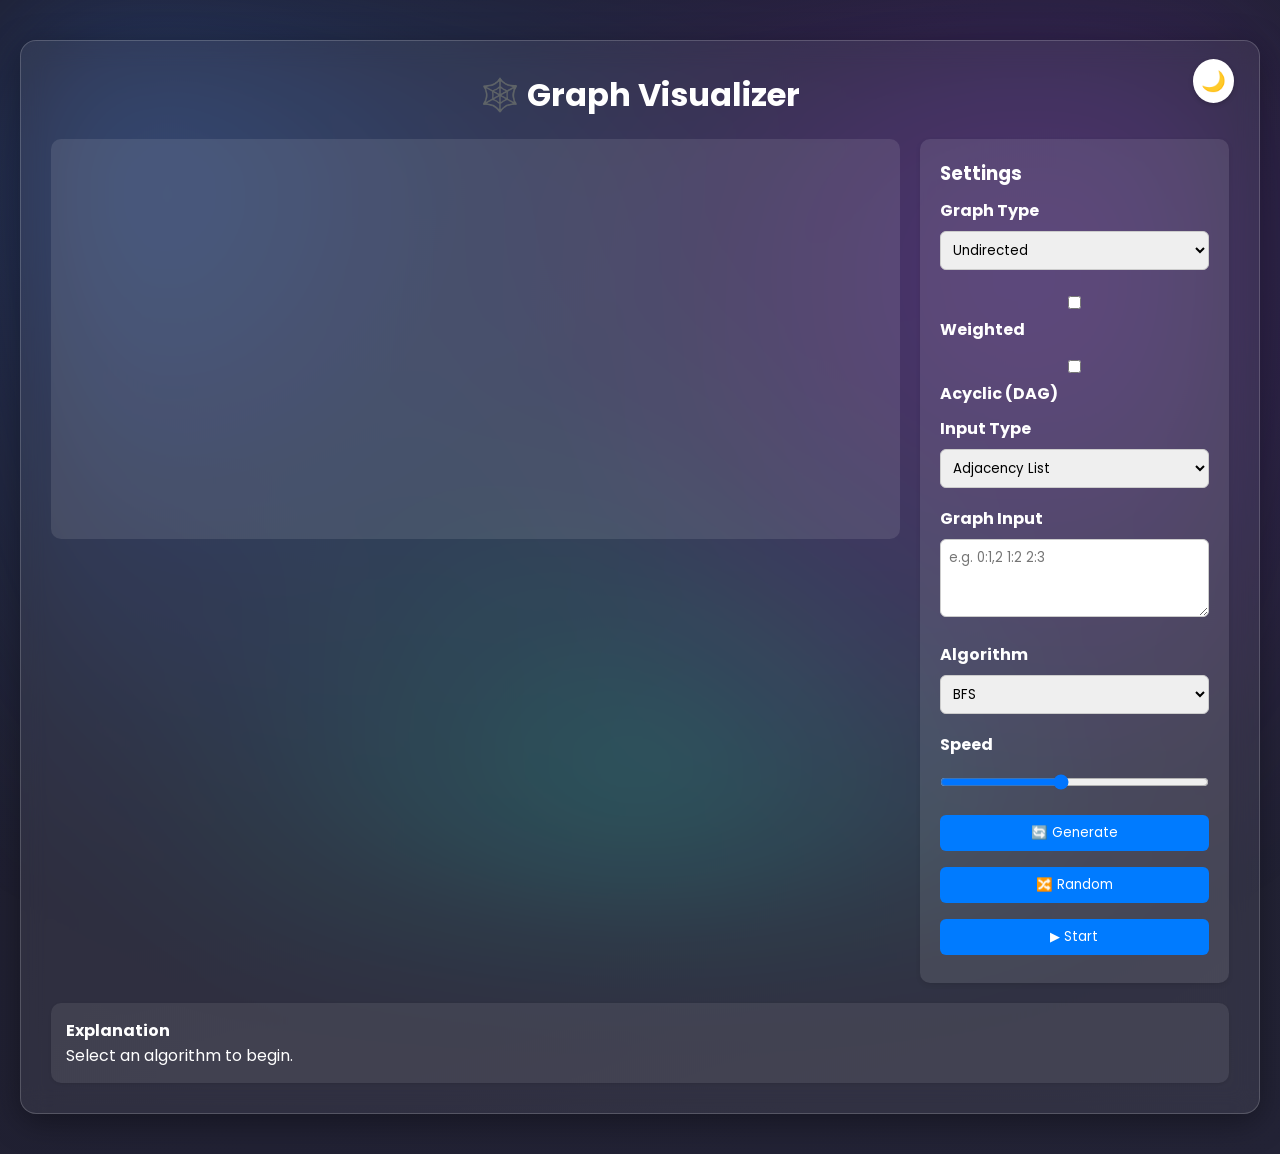
<file: Graph/index.html>
<!DOCTYPE html>
<html lang="en">
<head>
  <meta charset="UTF-8" />
  <meta name="viewport" content="width=device-width, initial-scale=1" />
  <title>Graph Visualizer</title>
  <link rel="stylesheet" href="style.css" />
  <link href="https://fonts.googleapis.com/css2?family=Poppins&display=swap" rel="stylesheet" />
</head>
<body>
  <!-- 🌌 Background -->
  <div class="bg-blur"></div>

  <div class="glass-card">
  <h1 class="header animated-title">🕸️ Graph Visualizer</h1>

  <!-- 🌙 Dark Mode (inside card now) -->
  <div class="theme-toggle inner-toggle">
    <input type="checkbox" id="mode-toggle" />
    <label for="mode-toggle">🌙</label>
  </div>


    <div class="container">
      <!-- 📍 Graph Area -->
      <div class="visual-area" id="graph-canvas">
        <!-- Nodes & Edges will render here -->
      </div>

      <!-- ⚙️ Control Panel -->
      <div class="control-panel">
        <h3>Settings</h3>

        <label for="graph-type">Graph Type</label>
        <select id="graph-type">
          <option value="undirected">Undirected</option>
          <option value="directed">Directed</option>
        </select>

        <label>
          <input type="checkbox" id="weighted-toggle" />
           Weighted
          </label>

        <label>
          <input type="checkbox" id="acyclic-toggle" />
          Acyclic (DAG)
        </label>


        <label for="input-mode">Input Type</label>
        <select id="input-mode">
          <option value="adjacency-list">Adjacency List</option>
          <option value="adjacency-matrix">Adjacency Matrix</option>
          <option value="random">Random Graph</option>
          <option value="custom">Custom Graph</option>
        </select>

        <label for="graph-input">Graph Input</label>
        <textarea id="graph-input" rows="3" placeholder="e.g. 0:1,2 1:2 2:3"></textarea>

        <label for="algo-select">Algorithm</label>
        <select id="algo-select">
          <option value="bfs">BFS</option>
          <option value="dfs">DFS</option>
          <option value="topo">Topological Sort</option>
          <option value="dijkstra">Dijkstra</option>
          <option value="bellman-ford">Bellman-Ford</option>
        </select>

        <label for="speed-slider">Speed</label>
        <input type="range" id="speed-slider" min="1" max="10" value="5" />

        <button id="generate-graph">🔄 Generate</button>
        <button id="random-graph">🔀 Random</button>
        <button id="start-visualization">▶ Start</button>
      </div>
    </div>
    <!-- 🧾 Output Path Section (hidden by default) -->
    <div id="output-box" class="output-card" style="display: none;">
      <h4>🔍 Output</h4>
      <pre id="output-content">Path or result will appear here...</pre>
    </div>

    <!-- 📘 Explanation -->
    <div class="explanation-box">
      <h4>Explanation</h4>
      <p id="algo-description">Select an algorithm to begin.</p>
    </div>
  </div>

  <script type="module" src="script.js"></script>
</body>
</html>
</file>
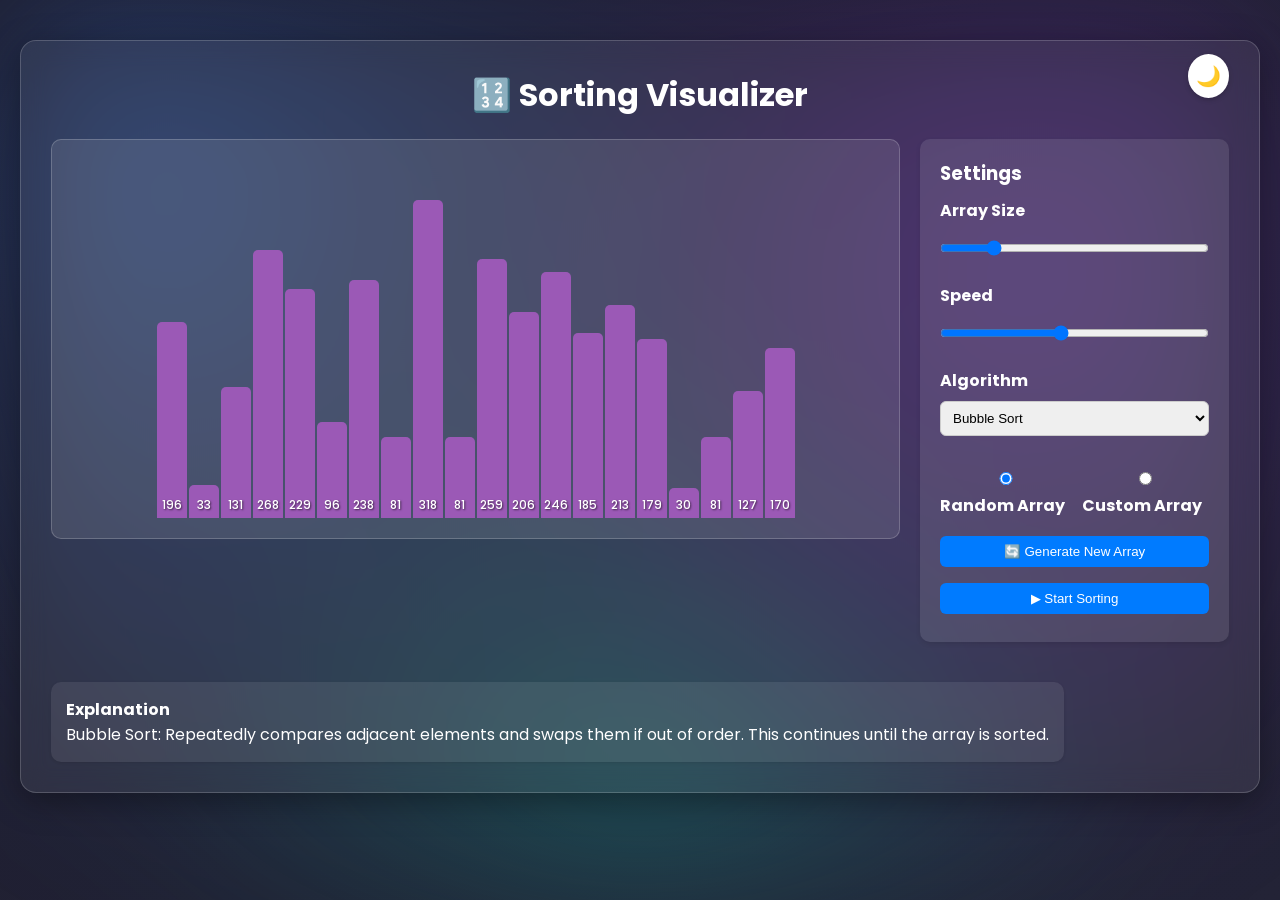
<file: Sorting/index.html>
<!DOCTYPE html>
<html lang="en">
<head>
  <meta charset="UTF-8" />
  <meta name="viewport" content="width=device-width, initial-scale=1" />
  <title>Sorting Visualizer</title>
  <link rel="stylesheet" href="style.css" />
  <link href="https://fonts.googleapis.com/css2?family=Poppins&display=swap" rel="stylesheet" />
</head>
<body>
  <!-- 🌌 Background Blobs -->
  <div class="bg-blur"></div>

  <!-- 💎 Glass Container -->
  <div class="glass-card">
  <!-- 🌙 Dark Mode Toggle (top-right corner) -->
<div class="theme-toggle">
  <input type="checkbox" id="mode-toggle">
  <label for="mode-toggle">🌙</label>
</div>

    <h1 class="header animated-title">🔢 Sorting Visualizer</h1>

    <!-- Wrapper for visual area and controls -->
    <div class="container">

      <!-- 📊 Bars will appear here dynamically via JS -->
      <div class="visual-area" id="bars-container"></div>

      <!-- ⚙️ Control panel -->
      <div class="control-panel">
        <h3>Settings</h3>

        <label for="size-slider">Array Size</label>
        <input type="range" id="size-slider" min="5" max="100" value="20" />

        <label for="speed-slider">Speed</label>
        <input type="range" id="speed-slider" min="1" max="10" value="5" />

        <label for="algo-select">Algorithm</label>
        <select id="algo-select">
          <option value="bubble">Bubble Sort</option>
          <option value="selection">Selection Sort</option>
          <option value="insertion">Insertion Sort</option>
          <option value="merge">Merge Sort</option>
          <option value="quick">Quick Sort</option>
        </select>
        <div class="input-toggle">
             <label><input type="radio" name="input-mode" value="random" checked> Random Array</label>
             <label><input type="radio" name="input-mode" value="custom"> Custom Array</label>
        </div>

        <div id="custom-input-box" style="display:none;">
            <label for="custom-array">Enter array (comma-separated, 10-300 values):</label>
            <input type="text" id="custom-array" placeholder="e.g. 50, 120, 75" />
            <button id="use-custom-array">Use This Array</button>
            <button id="clear-input">❌ Clear</button>
        </div>

        <button id="new-array">🔄 Generate New Array</button>
        <button id="start-sort">▶ Start Sorting</button>

      
    </div>

    <!-- 📘 Explanation area -->
    <div class="explanation-box">
      <h4>Explanation</h4>
      <p id="algo-description">
        Bubble Sort: Repeatedly compares adjacent elements and swaps them if out of order. This continues until the array is sorted.
      </p>
    </div>

  </div>
  
  <!-- JS file -->
  <script src="script.js"></script>
  <!-- 🎉 Confetti JS CDN -->

</body>
</html>
</file>
<file: Graph/style.css>
@import url('https://fonts.googleapis.com/css2?family=Poppins:wght@300;400;600&display=swap');

* {
  margin: 0;
  padding: 0;
  box-sizing: border-box;
}

body {
  font-family: 'Poppins', sans-serif;
  background: linear-gradient(to bottom right, #1e1e2f, #232336);
  padding: 40px 20px;
  position: relative;
  min-height: 100vh;
}

/* 🌌 Background blurry blobs */
.bg-blur {
  position: fixed;
  top: 0; left: 0;
  width: 100%;
  height: 100%;
  background: radial-gradient(circle at 10% 20%, #3b82f6 0%, transparent 50%),
              radial-gradient(circle at 80% 30%, #9333ea 0%, transparent 50%),
              radial-gradient(circle at 50% 90%, #14b8a6 0%, transparent 50%);
  filter: blur(80px);
  opacity: 0.3;
  z-index: 0;
}

/* 💎 Glass wrapper */
.glass-card {
  position: relative;
  z-index: 1;
  background: rgba(255, 255, 255, 0.07);
  box-shadow: 0 8px 32px rgba(0, 0, 0, 0.37);
  backdrop-filter: blur(12px);
  -webkit-backdrop-filter: blur(12px);
  border-radius: 16px;
  padding: 30px;
  max-width: 1400px;
  margin: auto;
  border: 1px solid rgba(255, 255, 255, 0.18);
  animation: slideIn 0.6s ease-out;
}

@keyframes slideIn {
  from {
    opacity: 0;
    transform: translateY(50px);
  }
  to {
    opacity: 1;
    transform: translateY(0);
  }
}

/* Heading */
.header {
  text-align: center;
  font-size: 2rem;
  margin-bottom: 20px;
  color: #fff;
}

.animated-title {
  animation: zoomBounce 0.9s ease-out;
  transform-origin: center;
}

@keyframes zoomBounce {
  0%   { transform: scale(0.3); opacity: 0; }
  50%  { transform: scale(1.2); opacity: 1; }
  70%  { transform: scale(0.9); }
  100% { transform: scale(1); }
}

/* Layout */
.container {
  display: flex;
  justify-content: space-between;
  gap: 20px;
  flex-wrap: wrap;
}

/* 👁️ Visual Canvas */
.visual-area {
  flex: 3;
  background-color: rgba(255, 255, 255, 0.1);
  border-radius: 10px;
  padding: 20px;
  display: flex;
  align-items: center;
  justify-content: center;
  height: 400px;
  width: 100%;        /* ✅ Force full width */
  max-width: 100%;    /* ✅ Prevent overflow */
  position: relative;
  overflow: hidden;
}


/* ⚙️ Control Panel */
.control-panel {
  flex: 1;
  background-color: rgba(255, 255, 255, 0.1);
  padding: 20px;
  border-radius: 10px;
  min-width: 280px;
  box-shadow: 0px 2px 5px rgba(0,0,0,0.1);
  color: #fff;
}

.control-panel label {
  font-weight: bold;
  margin-top: 10px;
  display: block;
}

.control-panel input,
.control-panel select,
.control-panel button,
.control-panel textarea {
  width: 100%;
  margin: 8px 0;
  padding: 8px;
  border-radius: 6px;
  border: 1px solid #ccc;
  box-sizing: border-box;
  font-family: 'Poppins', sans-serif;
}

.control-panel textarea {
  resize: vertical;
}

.control-panel button {
  background-color: #007bff;
  color: white;
  border: none;
  cursor: pointer;
  transition: background 0.3s ease;
}

.control-panel button:hover {
  background-color: #0056b3;
}

.control-panel button:active {
  transform: scale(0.97);
  box-shadow: inset 0 2px 4px rgba(0,0,0,0.2);
}

.control-panel input[type="range"],
.control-panel select {
  cursor: pointer;
}

/* 📘 Explanation Box */
.explanation-box {
  margin-top: 20px;
  background-color: rgba(255, 255, 255, 0.08);
  padding: 15px;
  border-radius: 10px;
  box-shadow: 0px 1px 3px rgba(0,0,0,0.1);
  color: #fff;
}

/* 🌙 Dark Mode */
body.dark {
  background: linear-gradient(to bottom right, #0c0c18, #1e1e2f);
  color: #fff;
}

body.dark .glass-card,
body.dark .visual-area,
body.dark .control-panel,
body.dark .explanation-box {
  background: rgba(255, 255, 255, 0.05);
  border-color: rgba(255, 255, 255, 0.1);
  color: #fff;
}

body.dark .control-panel button {
  background-color: #3b82f6;
}

body.dark .control-panel button:hover {
  background-color: #2563eb;
}

/* 🌗 Dark Mode Toggle */
.theme-toggle {
  position: fixed;
  top: 20px;
  right: 30px;
  z-index: 99;
}
/* ✅ Toggle when placed INSIDE the glass card (like Sorting Visualizer) */
.theme-toggle.inner-toggle {
  position: absolute;
  top: 25px;
  right: 25px;
  z-index: 2;
}

.theme-toggle input {
  display: none;
}

.theme-toggle label {
  background: #fff;
  color: #000;
  font-size: 20px;
  border-radius: 50%;
  padding: 8px;
  cursor: pointer;
  transition: background 0.3s ease;
  box-shadow: 0 2px 5px rgba(0,0,0,0.2);
}

body.dark .theme-toggle label {
  background: #222;
  color: #fff;
}

/* 🕸️ Graph Nodes */
.node {
  position: absolute;
  width: 40px;
  height: 40px;
  background-color: #f39c12;
  border-radius: 50%;
  color: white;
  display: flex;
  align-items: center;
  justify-content: center;
  font-weight: bold;
  font-size: 16px;
  z-index: 2;
  cursor: pointer;
  transition: transform 0.3s ease, background-color 0.3s ease;
  box-shadow: 0 0 8px rgba(0, 0, 0, 0.4);
}

.node.visited {
  background-color: #3498db;
}

.node.current {
  background-color: #2ecc71;
  transform: scale(1.2);
}

.node.final {
  background-color: #28a745 !important;
  box-shadow: 0 0 10px #28a745aa;
}

.node span {
  pointer-events: none;
  user-select: none;
}

/* ➰ Graph Edges */
.edge {
  position: absolute;
  height: 2px;
  background-color: #ffffffaa;
  transform-origin: 0% 0%;
  z-index: 1;
}

.edge.directed::after {
  content: '';
  position: absolute;
  right: 0;
  top: 50%;
  transform: translateY(-50%) rotate(45deg);
  border: 5px solid transparent;
  border-left-color: #fff;
}

/* Edge Weight Label */
.edge-label {
  position: absolute;
  background: #000000a0;
  color: white;
  padding: 2px 6px;
  font-size: 12px;
  border-radius: 4px;
  transform: translate(-50%, -50%);
  z-index: 3;
  pointer-events: none;
}

/* Highlighted Edge */
.edge.active {
  background-color: #00bcd4;
  box-shadow: 0 0 6px #00bcd4aa;
}
/* ✅ Responsive Fixes */
@media (max-width: 768px) {
  .container {
    flex-direction: column;
    align-items: stretch;
  }

  .visual-area {
    width: 100%;
    height: 300px; /* smaller height on small screen */
    margin-bottom: 20px;
  }

  .control-panel {
    width: 100%;
  }

  .glass-card {
    padding: 20px;
  }

  .theme-toggle {
    top: 15px;
    right: 20px;
  }
}
@media (max-width: 500px) {
  .glass-card {
    margin: 10px;
    border-radius: 10px;
    padding: 15px;
  }
}

/* 🌓 Dark Mode Node Color Override */
body.dark .node {
  background-color: #3b82f6; /* Neon blue */
  box-shadow: 0 0 12px #3b82f6aa;
}

body.dark .node.current {
  background-color: #10b981; /* Teal for active node */
}

body.dark .node.visited {
  background-color: #6366f1; /* Indigo-ish visited */
}

body.dark .node.final {
  background-color: #22c55e !important; /* Green finish */
  box-shadow: 0 0 10px #22c55eaa;
}
body.dark .edge {
  background-color: #94a3b8; /* light slate */
}

body.dark .edge.active {
  background-color: #38bdf8;
  box-shadow: 0 0 8px #38bdf8aa;
}
/* 📱 Stop the graph canvas collapsing on narrow screens  */
@media (max-width: 900px) {
  /* 1️⃣  Take the canvas out of the flex shrink game        */
  .visual-area {
    flex: 0 0 auto !important;   /*  0 0 auto  = no grow, no shrink  */
    width: 100%   !important;    /*  full width in the column layout */
    min-height: 300px !important;/*  never shorter than this         */
    height: 300px   !important;   /*  let content / min‑height drive  */
    overflow: auto;
  }
  
  /* 2️⃣  Stack layout like sorting visualizer                 */
  .container {
    flex-direction: column !important;
    align-items: stretch   !important;
  }

  /* 3️⃣  Control panel takes full width underneath             */
  .control-panel {
    width: 100% !important;
  }
}
/* 🧾 Output Card Styles */
.output-card {
  background-color: rgba(255, 255, 255, 0.08);
  color: #fff;
  padding: 15px;
  margin-top: 20px;
  border-radius: 10px;
  font-family: 'Poppins', sans-serif;
  box-shadow: 0px 2px 4px rgba(0,0,0,0.2);
  white-space: pre-wrap;
}

/* 🌙 Dark mode compatible */
body.dark .output-card {
  background-color: rgba(255, 255, 255, 0.05);
  color: #fff;
}
</file>
<file: Sorting/style.css>
@import url('https://fonts.googleapis.com/css2?family=Poppins:wght@300;400;600&display=swap');

* {
  margin: 0;
  padding: 0;
  box-sizing: border-box;
}

body {
  font-family: 'Poppins', sans-serif;
  background: linear-gradient(to bottom right, #1e1e2f, #232336);
  padding: 40px 20px;
  position: relative;
  min-height: 100vh;
}

/* 🌌 Background blurry blobs */
.bg-blur {
  position: fixed;
  top: 0; left: 0;
  width: 100%;
  height: 100%;
  background: radial-gradient(circle at 10% 20%, #3b82f6 0%, transparent 50%),
              radial-gradient(circle at 80% 30%, #9333ea 0%, transparent 50%),
              radial-gradient(circle at 50% 90%, #14b8a6 0%, transparent 50%);
  filter: blur(80px);
  opacity: 0.3;
  z-index: 0;
}

/* 💎 Glass wrapper for all content */
.glass-card {
  position: relative;
  z-index: 1;
  background: rgba(255, 255, 255, 0.07);
  box-shadow: 0 8px 32px rgba(0, 0, 0, 0.37);
  backdrop-filter: blur(12px);
  -webkit-backdrop-filter: blur(12px);
  border-radius: 16px;
  padding: 30px;
  max-width: 1400px;
  margin: auto;
  border: 1px solid rgba(255, 255, 255, 0.18);
}

/* Heading */
.header {
  text-align: center;
  font-size: 2rem;
  margin-bottom: 20px;
  color: #fff;
}

.animated-title {
  animation: zoomBounce 0.9s ease-out;
  transform-origin: center;
}

@keyframes zoomBounce {
  0%   { transform: scale(0.3); opacity: 0; }
  50%  { transform: scale(1.2); opacity: 1; }
  70%  { transform: scale(0.9); }
  100% { transform: scale(1); }
}



/* Layout */
.container {
  display: flex;
  justify-content: space-between;
  gap: 20px;
  flex-wrap: wrap;
}

/* Bars section */
.visual-area {
  flex: 3;
  background-color: rgba(255, 255, 255, 0.1);
  border-radius: 10px;
  padding: 20px;
  display: flex;
  align-items: flex-end;
  justify-content: center;
  height: 400px;
  min-width: 60%;
  border: 1px solid rgba(255, 255, 255, 0.2);
}

.bar {
  background-color: #9b59b6;
  border-radius: 5px 5px 0 0;
  margin: 0 1px;
  transition: height 0.3s ease;
}

/* Control panel */
.control-panel {
  flex: 1;
  background-color: rgba(255, 255, 255, 0.1);
  padding: 20px;
  border-radius: 10px;
  min-width: 280px;
  box-shadow: 0px 2px 5px rgba(0,0,0,0.1);
  color: #fff;
}

.control-panel label {
  font-weight: bold;
  margin-top: 10px;
  display: block;
}

.control-panel input,
.control-panel select,
.control-panel button {
  width: 100%;
  margin: 8px 0;
  padding: 8px;
  border-radius: 6px;
  border: 1px solid #ccc;
  box-sizing: border-box;
}

.control-panel button {
  background-color: #007bff;
  color: white;
  border: none;
  cursor: pointer;
  transition: background 0.3s ease;
}

.control-panel button:hover {
  background-color: #0056b3;
}

/* Explanation */
.explanation-box {
  margin-top: 20px;
  background-color: rgba(255, 255, 255, 0.08);
  padding: 15px;
  border-radius: 10px;
  box-shadow: 0px 1px 3px rgba(0,0,0,0.1);
  color: #fff;
}
/* 🎥 Slide-in entrance */
.glass-card {
  animation: slideIn 0.6s ease-out;
}

@keyframes slideIn {
  from {
    opacity: 0;
    transform: translateY(50px);
  }
  to {
    opacity: 1;
    transform: translateY(0);
  }
}

/* 🟥 Bar hover effect */
.bar:hover {
  transform: scaleY(1.1);
  background-color: #af7ac5;
  transition: transform 0.2s ease, background-color 0.2s ease;
  cursor: pointer;
}

/* ✨ Sorted bars glow at the end */
.bar.sorted {
  background-color: #28a745 !important;
  box-shadow: 0 0 8px #28a745aa;
  transition: background-color 0.3s ease, box-shadow 0.3s ease;
}

/* 🎨 Button click animation */
.control-panel button:active {
  transform: scale(0.97);
  box-shadow: inset 0 2px 4px rgba(0,0,0,0.2);
}

/* Pointer on interactive elements */
.control-panel select,
.control-panel button,
.control-panel input[type="range"] {
  cursor: pointer;
}
/* 🌙 Dark mode styles */
body.dark {
  background: linear-gradient(to bottom right, #0c0c18, #1e1e2f);
  color: #fff;
}

body.dark .glass-card,
body.dark .visual-area,
body.dark .control-panel,
body.dark .explanation-box {
  background: rgba(255, 255, 255, 0.05);
  border-color: rgba(255, 255, 255, 0.1);
  color: #fff;
}

body.dark .bar {
  background-color: #7ed6df;
}

body.dark .control-panel button {
  background-color: #3b82f6;
}

body.dark .control-panel button:hover {
  background-color: #2563eb;
}

/* 🌙 Toggle button */
.theme-toggle {
  position: fixed;
  top: 20px;
  right: 30px;
  z-index: 99;
}

.theme-toggle input {
  display: none;
}

.theme-toggle label {
  background: #fff;
  color: #000;
  font-size: 20px;
  border-radius: 50%;
  padding: 8px;
  cursor: pointer;
  transition: background 0.3s ease;
  box-shadow: 0 2px 5px rgba(0,0,0,0.2);
}

body.dark .theme-toggle label {
  background: #222;
  color: #fff;
}
.input-toggle {
  display: flex;
  gap: 10px;
  margin: 10px 0;
  font-weight: 500;
  color: #fff;
}

.input-toggle input {
  margin-right: 6px;
}

#custom-input-box input {
  margin-top: 8px;
}

#custom-input-box button {
  margin-top: 10px;
  margin-right: 10px;
  background-color: #dc3545;
}

#custom-input-box button#use-custom-array {
  background-color: #28a745;
}

#custom-input-box button:hover {
  opacity: 0.9;
}

body.dark .input-toggle,
body.dark #custom-input-box label {
  color: #fff;
}
.bar {
  position: relative;
  display: flex;
  align-items: flex-end;
  justify-content: center;
  background-color: #9b59b6;
  border-radius: 5px 5px 0 0;
  margin: 0 1px;
  transition: height 0.3s ease;
  color: white;
  font-size: 12px;
  text-shadow: 1px 1px 2px rgba(0,0,0,0.6);
  cursor: pointer;
}

/* For labels inside bar (only when size ≤ 25) */
.bar-label {
  position: absolute;
  bottom: 4px;
  font-size: 12px;
  font-weight: 500;
  user-select: none;
  pointer-events: none;
}

/* For hover tooltips when size > 25 */
.bar[title] {
  cursor: help;
}
</file>
